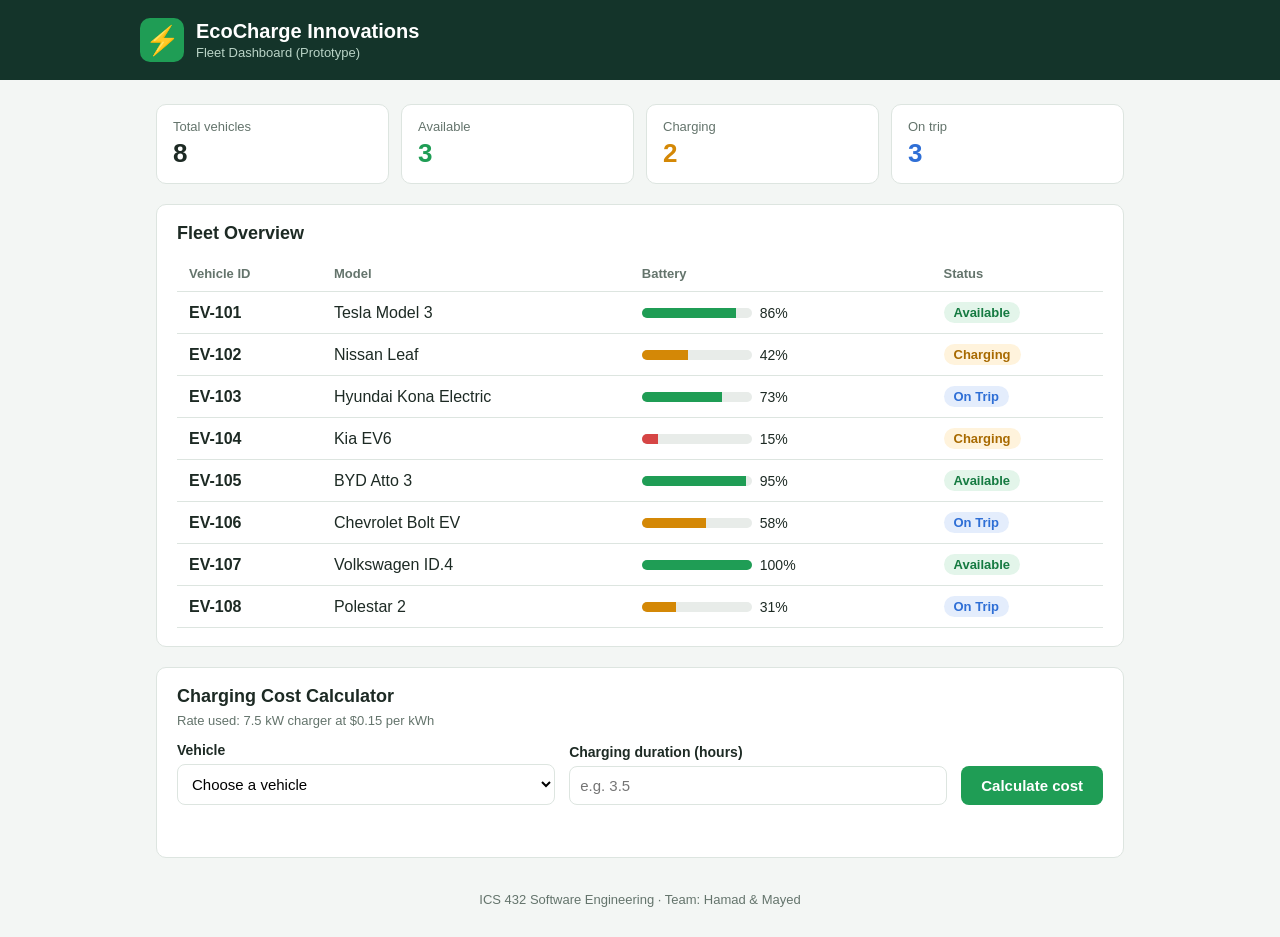
<file: index.html>
<!DOCTYPE html>
<html lang="en">
<head>
  <meta charset="UTF-8">
  <meta name="viewport" content="width=device-width, initial-scale=1.0">
  <title>EcoCharge Fleet Dashboard</title>
  <link rel="stylesheet" href="css/style.css">
</head>
<body>
  <header class="top-bar">
    <div class="brand">
      <span class="logo">⚡</span>
      <div>
        <h1>EcoCharge Innovations</h1>
        <p>Fleet Dashboard (Prototype)</p>
      </div>
    </div>
  </header>

  <main class="container">
    <section class="summary">
      <div class="card"><span class="card-label">Total vehicles</span><span class="card-value" id="count-total">0</span></div>
      <div class="card"><span class="card-label">Available</span><span class="card-value available" id="count-available">0</span></div>
      <div class="card"><span class="card-label">Charging</span><span class="card-value charging" id="count-charging">0</span></div>
      <div class="card"><span class="card-label">On trip</span><span class="card-value trip" id="count-trip">0</span></div>
    </section>

    <section class="panel">
      <h2>Fleet Overview</h2>
      <div class="table-wrap">
        <table class="fleet-table">
          <thead>
            <tr>
              <th>Vehicle ID</th>
              <th>Model</th>
              <th>Battery</th>
              <th>Status</th>
            </tr>
          </thead>
          <tbody id="fleet-body"></tbody>
        </table>
      </div>
    </section>

    <!-- CALCULATOR START -->
    <section class="panel">
      <h2>Charging Cost Calculator</h2>
      <p class="hint">Rate used: 7.5 kW charger at $0.15 per kWh</p>
      <form id="calc-form" novalidate>
        <div class="field">
          <label for="vehicle-select">Vehicle</label>
          <select id="vehicle-select" required>
            <option value="">Choose a vehicle</option>
          </select>
        </div>
        <div class="field">
          <label for="hours-input">Charging duration (hours)</label>
          <input id="hours-input" type="text" inputmode="decimal" placeholder="e.g. 3.5" autocomplete="off">
        </div>
        <button type="submit">Calculate cost</button>
      </form>
      <p id="calc-result" class="result" role="status" aria-live="polite"></p>
    </section>
    <!-- CALCULATOR END -->
  </main>

  <footer class="footer">ICS 432 Software Engineering · Team: Hamad &amp; Mayed</footer>

  <script src="js/fleet-data.js"></script>
  <script src="js/fleet.js"></script>
  <!-- CALCULATOR SCRIPTS START -->
  <script src="js/calculator.js"></script>
  <script src="js/calculator-ui.js"></script>
  <!-- CALCULATOR SCRIPTS END -->
</body>
</html>
</file>
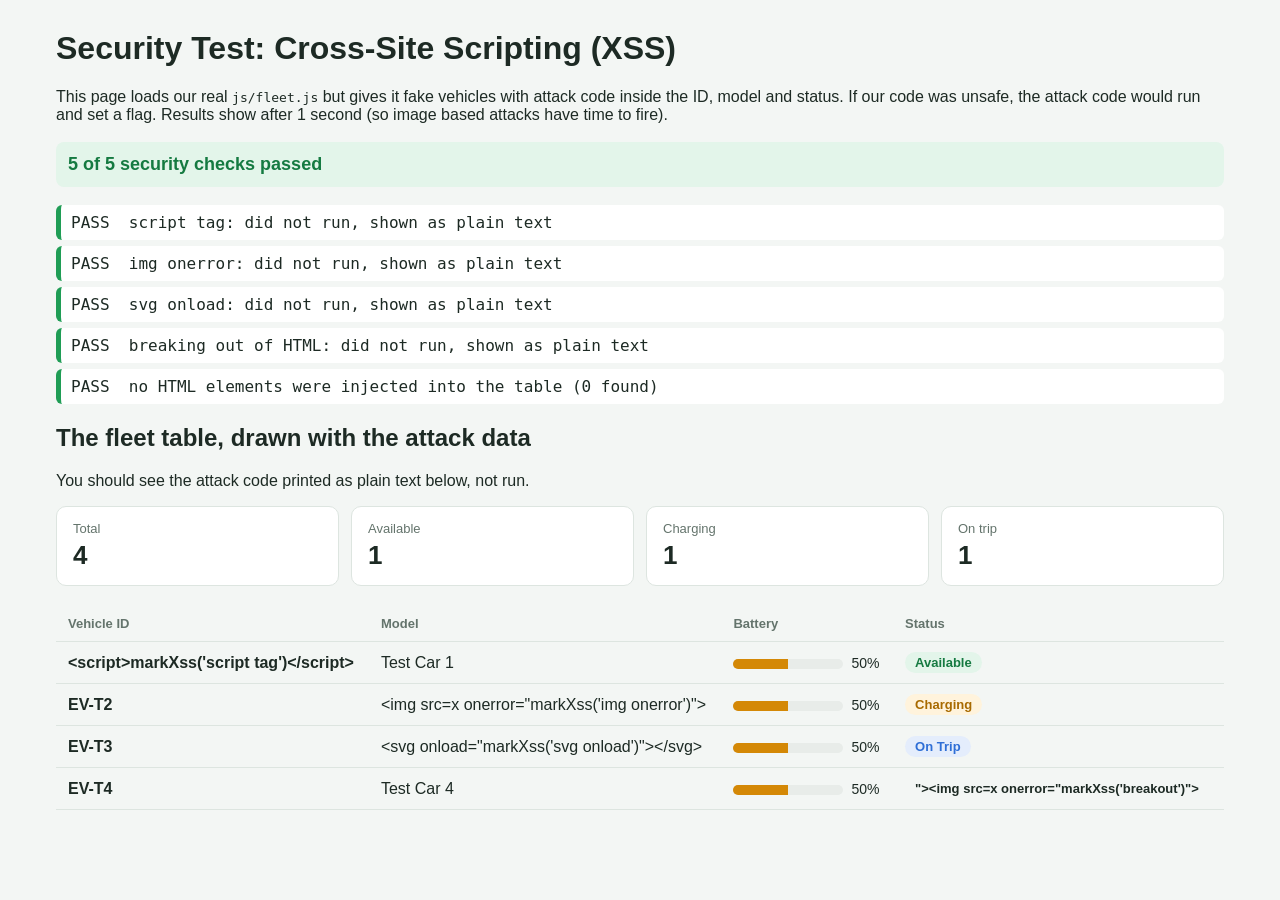
<file: tests/security-test.html>
<!DOCTYPE html>
<html lang="en">
<head>
  <meta charset="UTF-8">
  <meta name="viewport" content="width=device-width, initial-scale=1.0">
  <title>XSS Security Test</title>
  <link rel="stylesheet" href="../css/style.css">
  <style>
    .sec-wrap { max-width: 1200px; margin: 30px auto; padding: 0 16px; }
    #sec-summary { font-size: 18px; font-weight: 700; padding: 12px; border-radius: 8px; }
    .all-pass { background: #e3f5ea; color: #157a41; }
    .some-fail { background: #fde8e8; color: #d64545; }
    #sec-list { list-style: none; padding: 0; }
    #sec-list li { font-family: Consolas, monospace; padding: 8px 10px; margin: 6px 0; border-radius: 6px; background: #fff; border-left: 5px solid; white-space: pre-wrap; }
    #sec-list li.pass { border-color: #1f9d55; }
    #sec-list li.fail { border-color: #d64545; }
  </style>
</head>
<body>
  <div class="sec-wrap">
    <h1>Security Test: Cross-Site Scripting (XSS)</h1>
    <p>This page loads our real <code>js/fleet.js</code> but gives it fake vehicles with attack code
      inside the ID, model and status. If our code was unsafe, the attack code would run and set a flag.
      Results show after 1 second (so image based attacks have time to fire).</p>
    <p id="sec-summary">Running...</p>
    <ul id="sec-list"></ul>

    <h2>The fleet table, drawn with the attack data</h2>
    <p>You should see the attack code printed as plain text below, not run.</p>

    <!-- same elements as index.html so fleet.js can draw into them -->
    <section class="summary">
      <div class="card"><span class="card-label">Total</span><span class="card-value" id="count-total">0</span></div>
      <div class="card"><span class="card-label">Available</span><span class="card-value" id="count-available">0</span></div>
      <div class="card"><span class="card-label">Charging</span><span class="card-value" id="count-charging">0</span></div>
      <div class="card"><span class="card-label">On trip</span><span class="card-value" id="count-trip">0</span></div>
    </section>
    <div class="table-wrap">
      <table class="fleet-table">
        <thead><tr><th>Vehicle ID</th><th>Model</th><th>Battery</th><th>Status</th></tr></thead>
        <tbody id="fleet-body"></tbody>
      </table>
    </div>
  </div>

  <script>
    // If any attack runs, it calls this and we record which one
    window.xssRan = [];
    window.markXss = function (name) { window.xssRan.push(name); };

    // fake fleet data with attacks hidden inside (this replaces js/fleet-data.js)
    const payloads = [
      { name: "script tag", code: "<script>markXss('script tag')<\/script>" },
      { name: "img onerror", code: "<img src=x onerror=\"markXss('img onerror')\">" },
      { name: "svg onload", code: "<svg onload=\"markXss('svg onload')\"></svg>" },
      { name: "breaking out of HTML", code: "\"><img src=x onerror=\"markXss('breakout')\">" }
    ];

    const fleet = [
      { id: payloads[0].code, model: "Test Car 1", battery: 50, status: "Available" },
      { id: "EV-T2", model: payloads[1].code, battery: 50, status: "Charging" },
      { id: "EV-T3", model: payloads[2].code, battery: 50, status: "On Trip" },
      { id: "EV-T4", model: "Test Car 4", battery: 50, status: payloads[3].code }
    ];
  </script>

  <!-- the real file from our app -->
  <script src="../js/fleet.js"></script>

  <script>
    setTimeout(function () {
      const list = document.getElementById("sec-list");
      const summary = document.getElementById("sec-summary");
      const pageText = document.getElementById("fleet-body").textContent;
      let passed = 0;

      payloads.forEach(function (p) {
        const didNotRun = window.xssRan.length === 0 || !window.xssRan.some(function (n) {
          return p.code.indexOf(n) !== -1;
        });
        const shownAsText = pageText.indexOf(p.code) !== -1;
        const ok = didNotRun && shownAsText;
        if (ok) passed++;

        const item = document.createElement("li");
        item.className = ok ? "pass" : "fail";
        item.textContent = (ok ? "PASS  " : "FAIL  ") + p.name + ": " +
          (didNotRun ? "did not run" : "RAN!") + ", " +
          (shownAsText ? "shown as plain text" : "not shown as text");
        list.appendChild(item);
      });

      // extra check: no new <script>, <img> or <svg> elements were created in the table
      const injected = document.querySelectorAll("#fleet-body script, #fleet-body img, #fleet-body svg").length;
      const item = document.createElement("li");
      item.className = injected === 0 ? "pass" : "fail";
      item.textContent = (injected === 0 ? "PASS  " : "FAIL  ") + "no HTML elements were injected into the table (" + injected + " found)";
      list.appendChild(item);
      if (injected === 0) passed++;

      const total = payloads.length + 1;
      summary.textContent = passed + " of " + total + " security checks passed";
      summary.className = passed === total ? "all-pass" : "some-fail";
    }, 1000);
  </script>
</body>
</html>
</file>
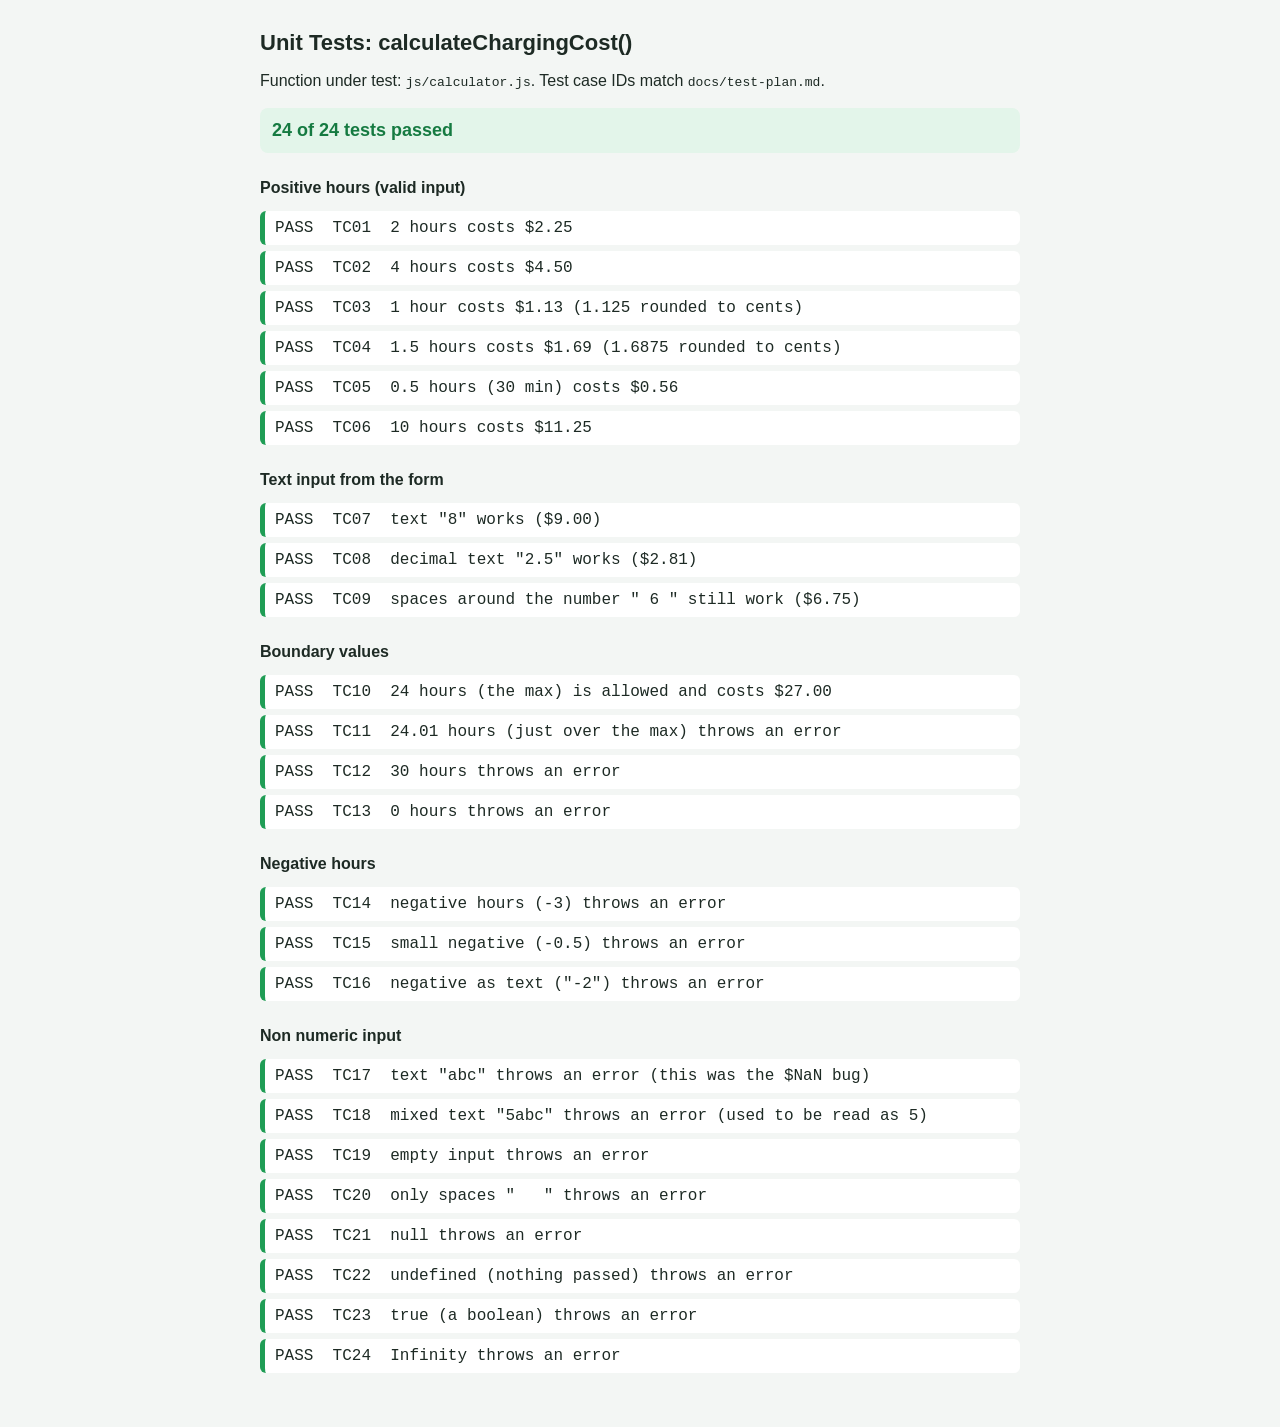
<file: tests/test.html>
<!DOCTYPE html>
<html lang="en">
<head>
  <meta charset="UTF-8">
  <meta name="viewport" content="width=device-width, initial-scale=1.0">
  <title>Calculator Unit Tests</title>
  <style>
    body { font-family: "Segoe UI", Arial, sans-serif; max-width: 760px; margin: 30px auto; padding: 0 16px; background: #f3f6f4; color: #1d2a24; }
    h1 { font-size: 22px; }
    #test-summary { font-size: 18px; font-weight: 700; padding: 12px; border-radius: 8px; }
    .all-pass { background: #e3f5ea; color: #157a41; }
    .some-fail { background: #fde8e8; color: #d64545; }
    ul { list-style: none; padding: 0; }
    li { font-family: Consolas, monospace; padding: 8px 10px; margin: 6px 0; border-radius: 6px; background: #fff; border-left: 5px solid; white-space: pre-wrap; }
    li.pass { border-color: #1f9d55; }
    li.fail { border-color: #d64545; }
    li.group { background: none; border: none; font-family: "Segoe UI", Arial, sans-serif; font-weight: 700; margin-top: 18px; padding-left: 0; }
  </style>
</head>
<body>
  <h1>Unit Tests: calculateChargingCost()</h1>
  <p>Function under test: <code>js/calculator.js</code>. Test case IDs match <code>docs/test-plan.md</code>.</p>
  <p id="test-summary"></p>
  <ul id="test-list"></ul>

  <script src="../js/calculator.js"></script>
  <script src="calculator.test.js"></script>
</body>
</html>
</file>
<file: css/style.css>
* {
  box-sizing: border-box;
}

:root {
  --bg: #f3f6f4;
  --panel: #ffffff;
  --text: #1d2a24;
  --muted: #64746c;
  --border: #dde5e0;
  --green: #1f9d55;
  --green-dark: #157a41;
  --amber: #d48806;
  --red: #d64545;
  --blue: #2f6fd6;
}

body {
  margin: 0;
  font-family: "Segoe UI", Arial, sans-serif;
  background: var(--bg);
  color: var(--text);
}

.top-bar {
  background: #14342a;
  color: #fff;
  padding: 18px 24px;
}

.brand {
  display: flex;
  align-items: center;
  gap: 12px;
  max-width: 1000px;
  margin: 0 auto;
}

.logo {
  font-size: 28px;
  background: var(--green);
  border-radius: 10px;
  width: 44px;
  height: 44px;
  display: flex;
  align-items: center;
  justify-content: center;
}

.brand h1 {
  margin: 0;
  font-size: 20px;
}

.brand p {
  margin: 2px 0 0;
  font-size: 13px;
  color: #b9d3c6;
}

.container {
  max-width: 1000px;
  margin: 24px auto;
  padding: 0 16px;
}

/* summary cards */
.summary {
  display: grid;
  grid-template-columns: repeat(4, 1fr);
  gap: 12px;
  margin-bottom: 20px;
}

.card {
  background: var(--panel);
  border: 1px solid var(--border);
  border-radius: 10px;
  padding: 14px 16px;
  display: flex;
  flex-direction: column;
  gap: 4px;
}

.card-label {
  font-size: 13px;
  color: var(--muted);
}

.card-value {
  font-size: 26px;
  font-weight: 700;
}

.card-value.available { color: var(--green); }
.card-value.charging { color: var(--amber); }
.card-value.trip { color: var(--blue); }

/* panels */
.panel {
  background: var(--panel);
  border: 1px solid var(--border);
  border-radius: 10px;
  padding: 18px 20px;
  margin-bottom: 20px;
}

.panel h2 {
  margin: 0 0 12px;
  font-size: 18px;
}

.hint {
  margin: -6px 0 14px;
  color: var(--muted);
  font-size: 13px;
}

/* fleet table */
.table-wrap {
  overflow-x: auto;
}

.fleet-table {
  width: 100%;
  border-collapse: collapse;
}

.fleet-table th,
.fleet-table td {
  text-align: left;
  padding: 10px 12px;
  border-bottom: 1px solid var(--border);
  white-space: nowrap;
}

.fleet-table th {
  font-size: 13px;
  color: var(--muted);
  font-weight: 600;
}

.vehicle-id {
  font-weight: 600;
}

.battery-bar {
  display: inline-block;
  width: 110px;
  height: 10px;
  background: #e8ece9;
  border-radius: 5px;
  overflow: hidden;
  vertical-align: middle;
}

.battery-fill {
  height: 100%;
}

.battery-fill.high { background: var(--green); }
.battery-fill.medium { background: var(--amber); }
.battery-fill.low { background: var(--red); }

.battery-text {
  margin-left: 8px;
  font-size: 14px;
}

.status {
  display: inline-block;
  padding: 3px 10px;
  border-radius: 999px;
  font-size: 13px;
  font-weight: 600;
}

.status-available { background: #e3f5ea; color: var(--green-dark); }
.status-charging { background: #fff3dc; color: #a86a00; }
.status-on-trip { background: #e4edfc; color: var(--blue); }

/* calculator form */
#calc-form {
  display: flex;
  flex-wrap: wrap;
  gap: 14px;
  align-items: flex-end;
}

.field {
  display: flex;
  flex-direction: column;
  gap: 6px;
  flex: 1 1 220px;
}

label {
  font-size: 14px;
  font-weight: 600;
}

select,
input {
  padding: 10px;
  font-size: 15px;
  border: 1px solid var(--border);
  border-radius: 8px;
  background: #fff;
}

select:focus,
input:focus {
  outline: 2px solid var(--green);
  border-color: var(--green);
}

button {
  padding: 11px 20px;
  font-size: 15px;
  font-weight: 600;
  color: #fff;
  background: var(--green);
  border: none;
  border-radius: 8px;
  cursor: pointer;
}

button:hover {
  background: var(--green-dark);
}

.result {
  margin: 16px 0 0;
  min-height: 1.2em;
  font-size: 15px;
}

.result.success {
  padding: 12px;
  background: #e3f5ea;
  border-radius: 8px;
  color: var(--green-dark);
  font-weight: 600;
}

.result.error {
  padding: 12px;
  background: #fde8e8;
  border-radius: 8px;
  color: var(--red);
  font-weight: 600;
}

.footer {
  text-align: center;
  color: var(--muted);
  font-size: 13px;
  padding: 10px 0 30px;
}

@media (max-width: 640px) {
  .summary {
    grid-template-columns: repeat(2, 1fr);
  }
}
</file>
